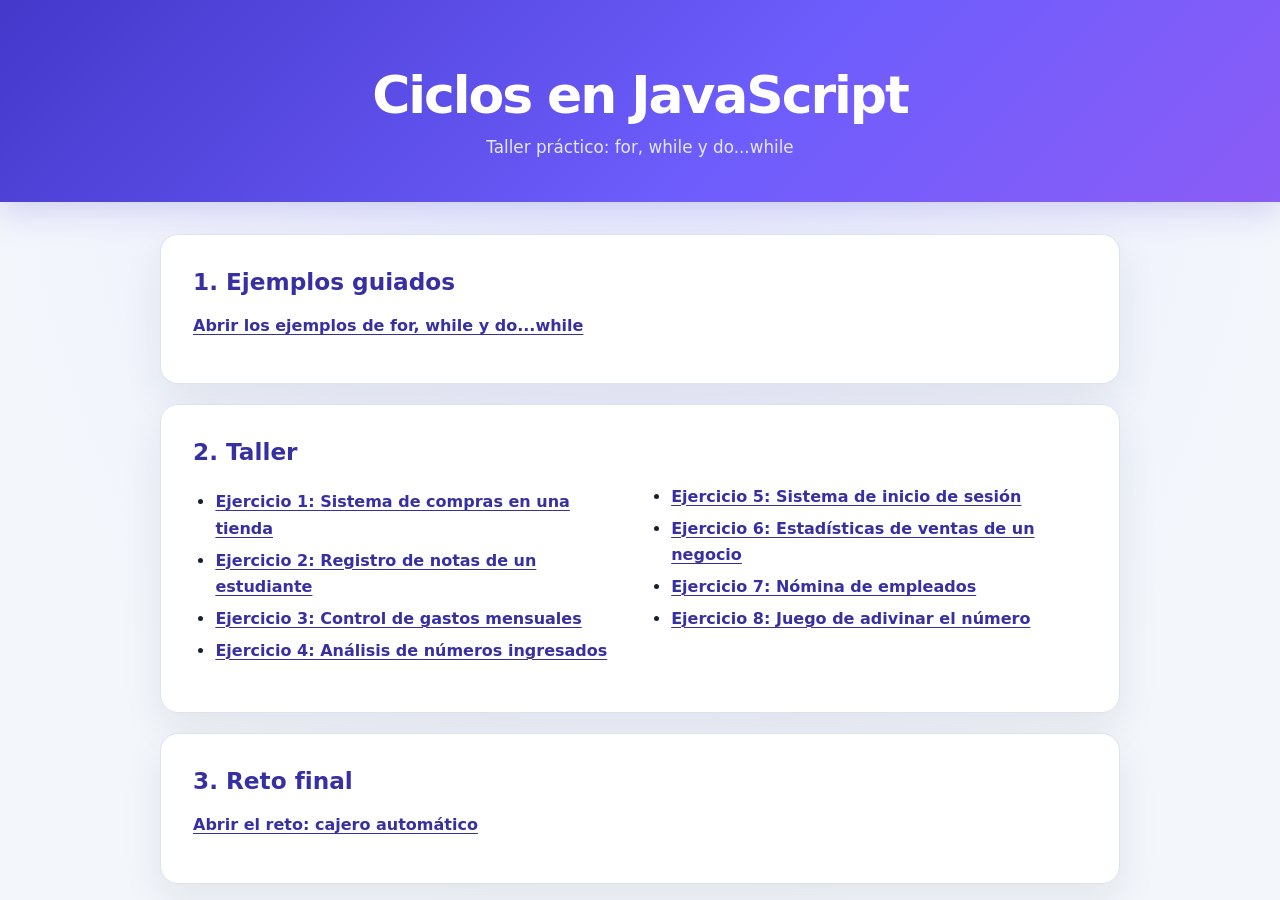
<file: index.html>
<!DOCTYPE html>
<html lang="es">
<head>
  <meta charset="UTF-8">
  <meta name="viewport" content="width=device-width, initial-scale=1.0">
  <title>Ciclos en JavaScript</title>
  <link rel="stylesheet" href="css/styles.css">
</head>
<body>
  <header>
    <h1>Ciclos en JavaScript</h1>
    <p>Taller práctico: for, while y do...while</p>
  </header>

  <main>
    <section id="seccionEjemplos">
      <h2>1. Ejemplos guiados</h2>
      <p><a href="ejemplos.html">Abrir los ejemplos de for, while y do...while</a></p>
    </section>

    <section id="seccionTaller">
      <h2>2. Taller</h2>
      <ul>
        <li><a href="ejercicio1.html">Ejercicio 1: Sistema de compras en una tienda</a></li>
        <li><a href="ejercicio2.html">Ejercicio 2: Registro de notas de un estudiante</a></li>
        <li><a href="ejercicio3.html">Ejercicio 3: Control de gastos mensuales</a></li>
        <li><a href="ejercicio4.html">Ejercicio 4: Análisis de números ingresados</a></li>
        <li><a href="ejercicio5.html">Ejercicio 5: Sistema de inicio de sesión</a></li>
        <li><a href="ejercicio6.html">Ejercicio 6: Estadísticas de ventas de un negocio</a></li>
        <li><a href="ejercicio7.html">Ejercicio 7: Nómina de empleados</a></li>
        <li><a href="ejercicio8.html">Ejercicio 8: Juego de adivinar el número</a></li>
      </ul>
    </section>

    <section id="seccionReto">
      <h2>3. Reto final</h2>
      <p><a href="reto.html">Abrir el reto: cajero automático</a></p>
    </section>
  </main>

</body>
</html>
</file>
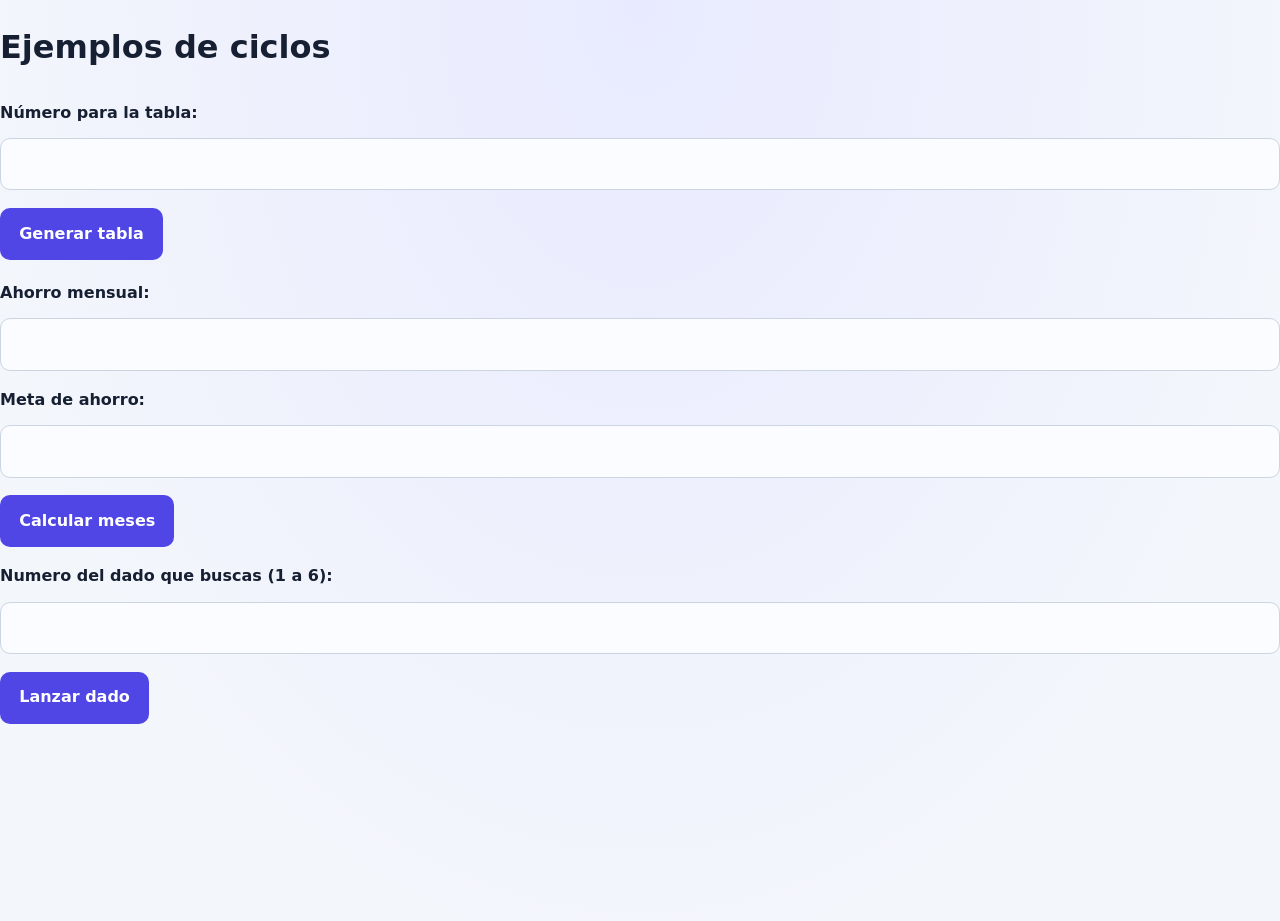
<file: ejemplos.html>
<!DOCTYPE html>
<html lang="es">
<head>
  <meta charset="UTF-8">
  <title>Ejemplos de ciclos</title>
  <link rel="stylesheet" href="css/styles.css">
</head>
<body>
  <h1>Ejemplos de ciclos</h1>

  <form id="formTabla">
    <label for="numeroTabla">Número para la tabla:</label>
    <input type="number" id="numeroTabla" step="1" required>
    <button type="submit">Generar tabla</button>
  </form>
  <ul id="listaTabla"></ul>

  <form id="formAhorro">
    <label for="ahorroMensual">Ahorro mensual:</label>
    <input type="number" id="ahorroMensual" step="any" required>
    <label for="meta">Meta de ahorro:</label>
    <input type="number" id="meta" step="any" required>
    <button type="submit">Calcular meses</button>
  </form>
  <p id="resultadoAhorro"></p>

  <form id="formDado">
    <label for="objetivo">Numero del dado que buscas (1 a 6):</label>
    <input type="number" id="objetivo" min="1" max="6" required>
    <button type="submit">Lanzar dado</button>
  </form>
  <p id="resultadoDado"></p>
  <ul id="listaDado"></ul>

  <script src="js/ejemplo-for.js"></script>
  <script src="js/ejemplo-while.js"></script>
  <script src="js/ejemplo-do-while.js"></script>
</body>
</html>
</file>
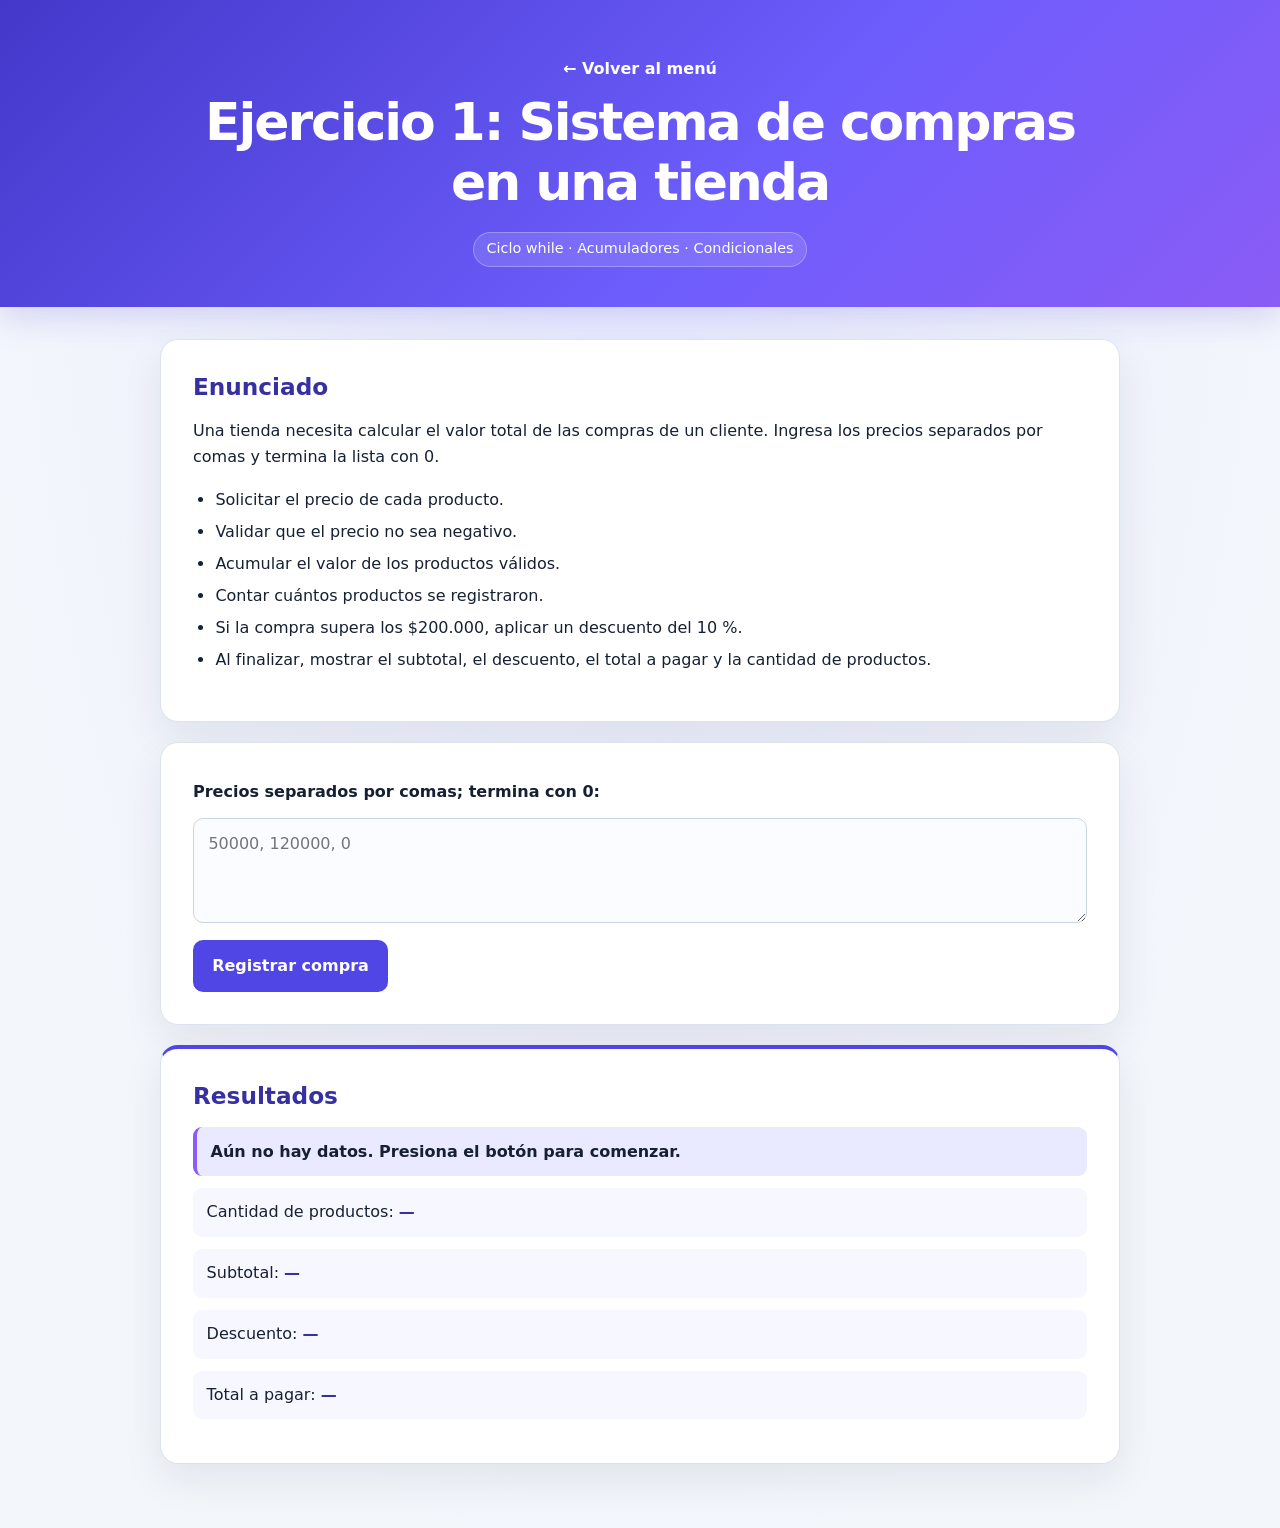
<file: ejercicio1.html>
<!DOCTYPE html>
<html lang="es">
<head>
  <meta charset="UTF-8">
  <meta name="viewport" content="width=device-width, initial-scale=1.0">
  <title>Ejercicio 1 · Sistema de compras en una tienda</title>
  <link rel="stylesheet" href="css/styles.css">
</head>
<body>
  <header>
    <a href="index.html">← Volver al menú</a>
    <h1>Ejercicio 1: Sistema de compras en una tienda</h1>
    <p id="etiquetas">Ciclo while · Acumuladores · Condicionales</p>
  </header>

  <main>
    <section id="enunciado">
      <h2>Enunciado</h2>
      <p>Una tienda necesita calcular el valor total de las compras de un cliente. Ingresa los precios separados por comas y termina la lista con 0.</p>
      <ul>
        <li>Solicitar el precio de cada producto.</li>
        <li>Validar que el precio no sea negativo.</li>
        <li>Acumular el valor de los productos válidos.</li>
        <li>Contar cuántos productos se registraron.</li>
        <li>Si la compra supera los $200.000, aplicar un descuento del 10 %.</li>
        <li>Al finalizar, mostrar el subtotal, el descuento, el total a pagar y la cantidad de productos.</li>
      </ul>
    </section>

    <section id="controles">
      <form id="formulario">
        <label for="precios">Precios separados por comas; termina con 0:</label>
        <textarea id="precios" rows="3" placeholder="50000, 120000, 0" required></textarea>
        <button type="submit">Registrar compra</button>
      </form>
    </section>

    <section id="resultado" aria-live="polite">
      <h2>Resultados</h2>
      <p id="mensaje">Aún no hay datos. Presiona el botón para comenzar.</p>
      <p>Cantidad de productos: <strong id="cantidad">—</strong></p>
      <p>Subtotal: <strong id="subtotal">—</strong></p>
      <p>Descuento: <strong id="descuento">—</strong></p>
      <p>Total a pagar: <strong id="total">—</strong></p>
    </section>
  </main>

  <script src="js/ejercicio1.js"></script>
</body>
</html>
</file>
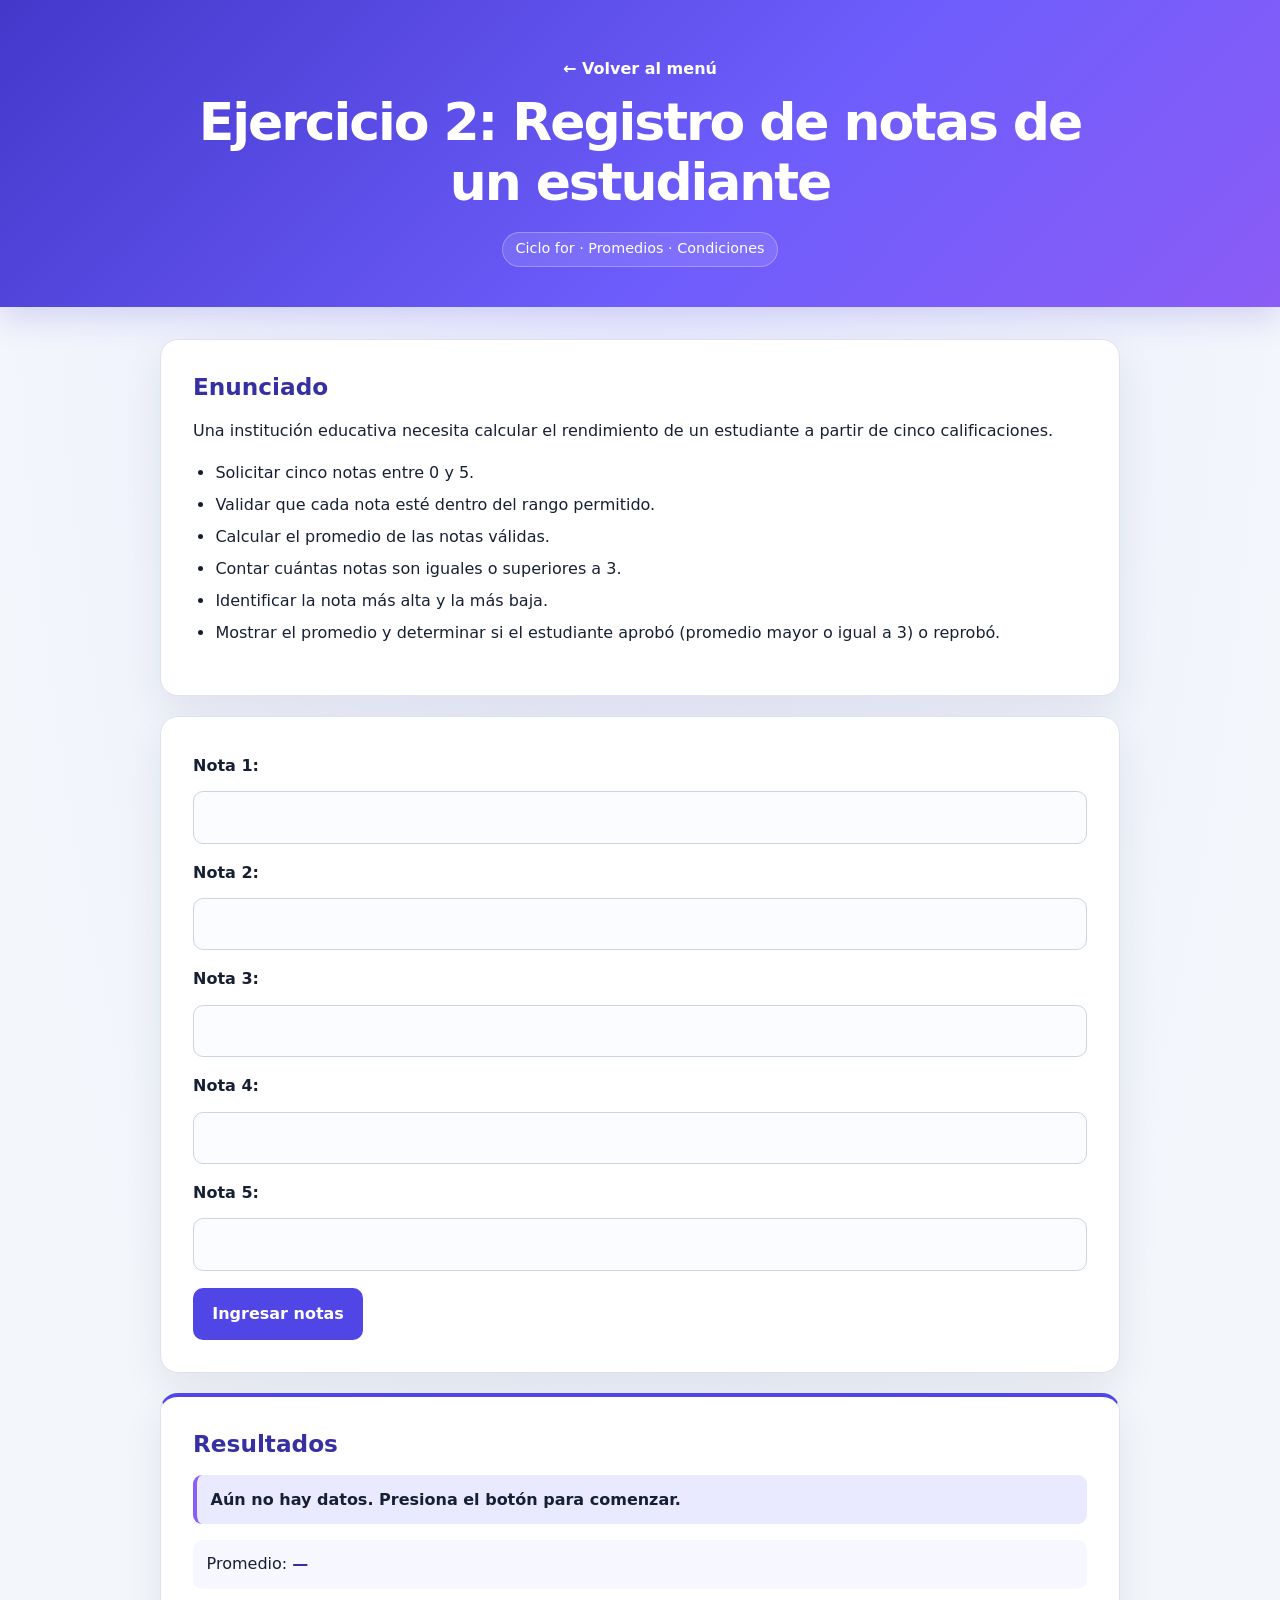
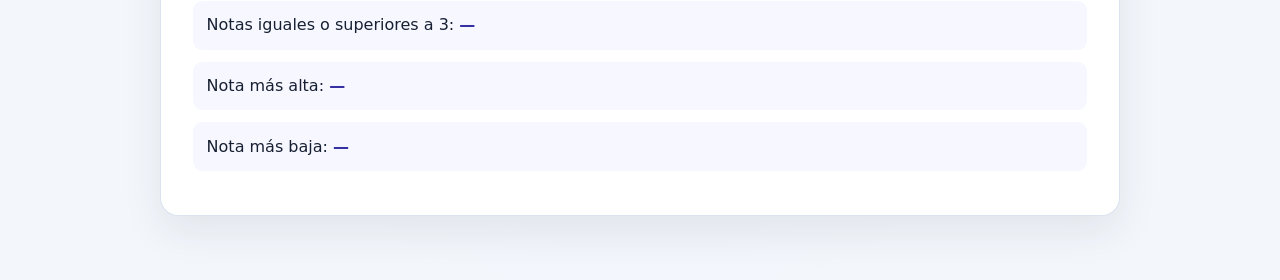
<file: ejercicio2.html>
<!DOCTYPE html>
<html lang="es">
<head>
  <meta charset="UTF-8">
  <meta name="viewport" content="width=device-width, initial-scale=1.0">
  <title>Ejercicio 2 · Registro de notas de un estudiante</title>
  <link rel="stylesheet" href="css/styles.css">
</head>
<body>
  <header>
    <a href="index.html">← Volver al menú</a>
    <h1>Ejercicio 2: Registro de notas de un estudiante</h1>
    <p id="etiquetas">Ciclo for · Promedios · Condiciones</p>
  </header>

  <main>
    <section id="enunciado">
      <h2>Enunciado</h2>
      <p>Una institución educativa necesita calcular el rendimiento de un estudiante a partir de cinco calificaciones.</p>
      <ul>
        <li>Solicitar cinco notas entre 0 y 5.</li>
        <li>Validar que cada nota esté dentro del rango permitido.</li>
        <li>Calcular el promedio de las notas válidas.</li>
        <li>Contar cuántas notas son iguales o superiores a 3.</li>
        <li>Identificar la nota más alta y la más baja.</li>
        <li>Mostrar el promedio y determinar si el estudiante aprobó (promedio mayor o igual a 3) o reprobó.</li>
      </ul>
    </section>

    <section id="controles">
      <form id="formulario">
        <label for="nota1">Nota 1:</label>
        <input type="number" id="nota1" step="any" required>
        <label for="nota2">Nota 2:</label>
        <input type="number" id="nota2" step="any" required>
        <label for="nota3">Nota 3:</label>
        <input type="number" id="nota3" step="any" required>
        <label for="nota4">Nota 4:</label>
        <input type="number" id="nota4" step="any" required>
        <label for="nota5">Nota 5:</label>
        <input type="number" id="nota5" step="any" required>
        <button type="submit">Ingresar notas</button>
      </form>
    </section>

    <section id="resultado" aria-live="polite">
      <h2>Resultados</h2>
      <p id="mensaje">Aún no hay datos. Presiona el botón para comenzar.</p>
      <ul id="listaNotas"></ul>
      <p>Promedio: <strong id="promedio">—</strong></p>
      <p>Notas iguales o superiores a 3: <strong id="notasAltas">—</strong></p>
      <p>Nota más alta: <strong id="notaMayor">—</strong></p>
      <p>Nota más baja: <strong id="notaMenor">—</strong></p>
    </section>
  </main>

  <script src="js/ejercicio2.js"></script>
</body>
</html>
</file>
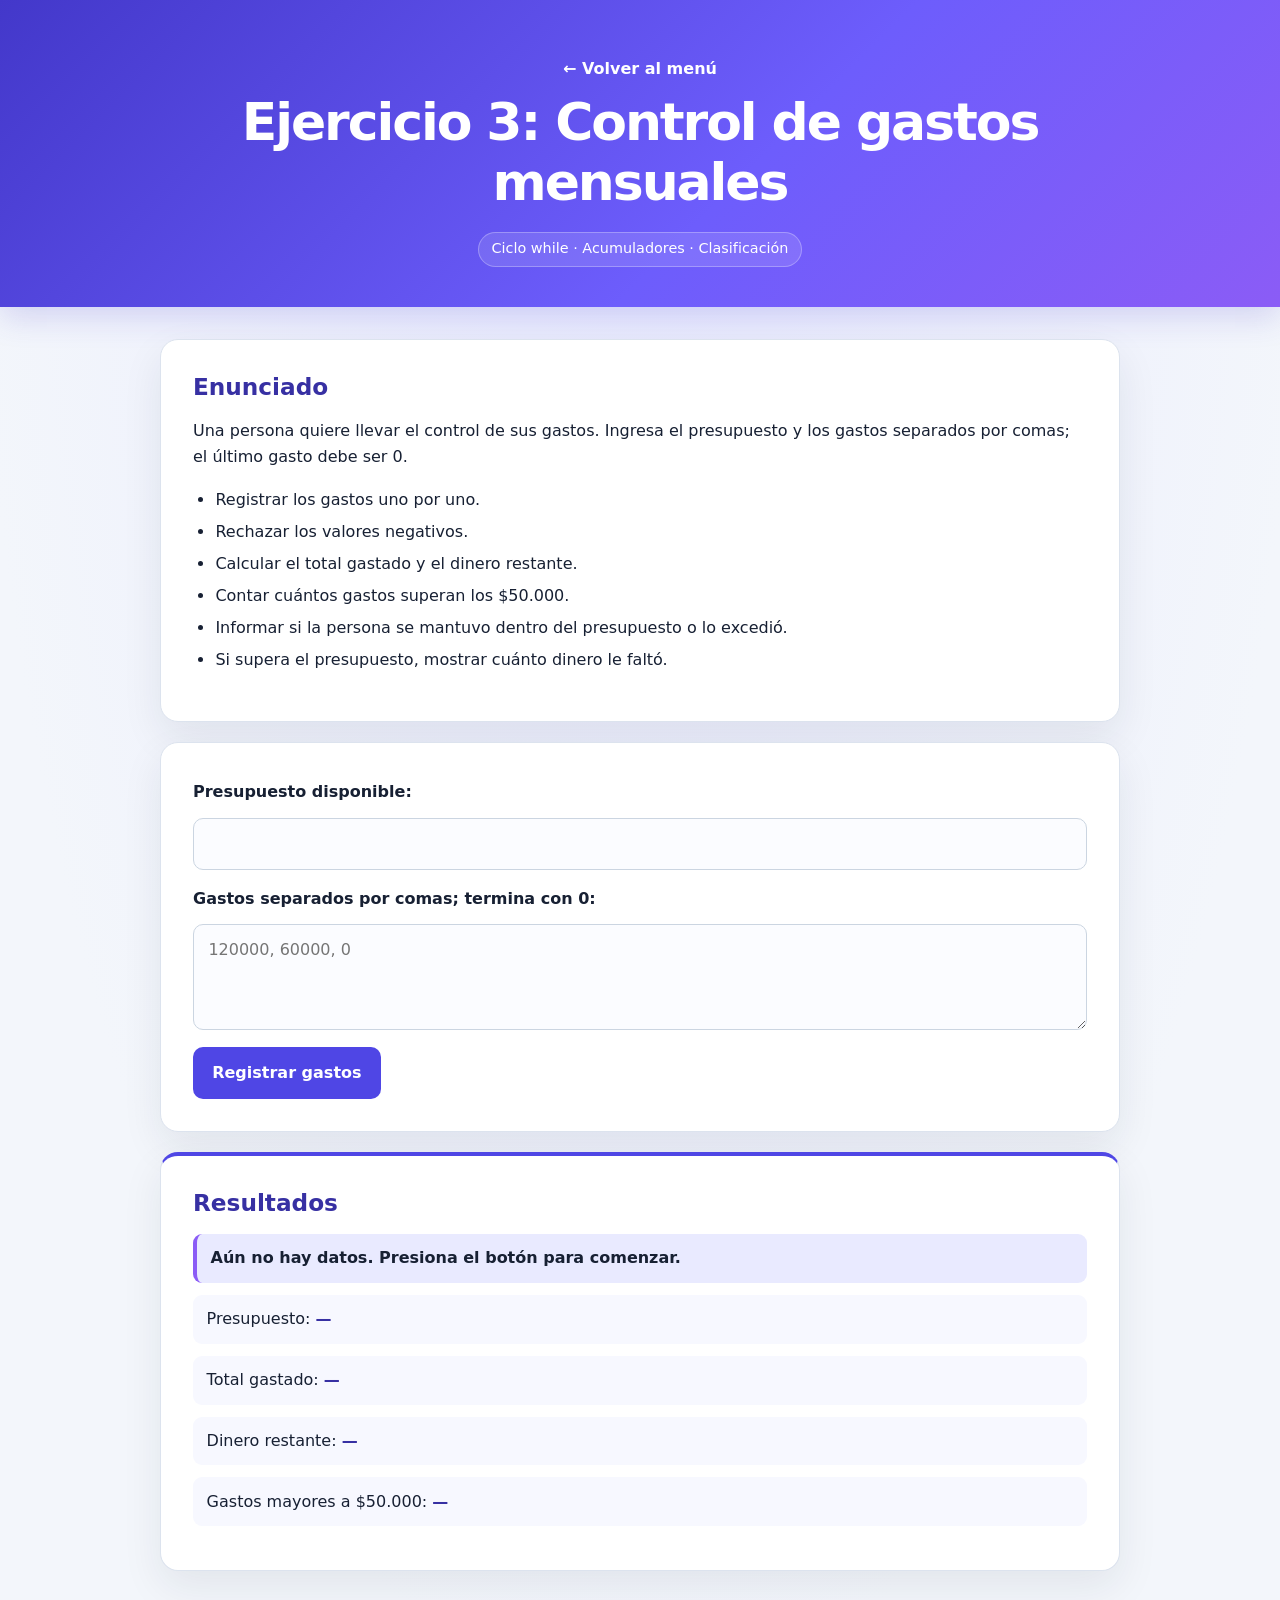
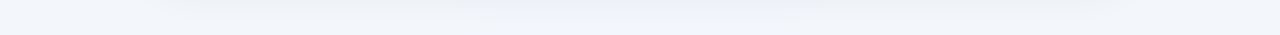
<file: ejercicio3.html>
<!DOCTYPE html>
<html lang="es">
<head>
  <meta charset="UTF-8">
  <meta name="viewport" content="width=device-width, initial-scale=1.0">
  <title>Ejercicio 3 · Control de gastos mensuales</title>
  <link rel="stylesheet" href="css/styles.css">
</head>
<body>
  <header>
    <a href="index.html">← Volver al menú</a>
    <h1>Ejercicio 3: Control de gastos mensuales</h1>
    <p id="etiquetas">Ciclo while · Acumuladores · Clasificación</p>
  </header>

  <main>
    <section id="enunciado">
      <h2>Enunciado</h2>
      <p>Una persona quiere llevar el control de sus gastos. Ingresa el presupuesto y los gastos separados por comas; el último gasto debe ser 0.</p>
      <ul>
        <li>Registrar los gastos uno por uno.</li>
        <li>Rechazar los valores negativos.</li>
        <li>Calcular el total gastado y el dinero restante.</li>
        <li>Contar cuántos gastos superan los $50.000.</li>
        <li>Informar si la persona se mantuvo dentro del presupuesto o lo excedió.</li>
        <li>Si supera el presupuesto, mostrar cuánto dinero le faltó.</li>
      </ul>
    </section>

    <section id="controles">
      <form id="formulario">
        <label for="presupuestoEntrada">Presupuesto disponible:</label>
        <input type="number" id="presupuestoEntrada" min="0" step="any" required>
        <label for="gastosEntrada">Gastos separados por comas; termina con 0:</label>
        <textarea id="gastosEntrada" rows="3" placeholder="120000, 60000, 0" required></textarea>
        <button type="submit">Registrar gastos</button>
      </form>
    </section>

    <section id="resultado" aria-live="polite">
      <h2>Resultados</h2>
      <p id="mensaje">Aún no hay datos. Presiona el botón para comenzar.</p>
      <p>Presupuesto: <strong id="presupuesto">—</strong></p>
      <p>Total gastado: <strong id="totalGastado">—</strong></p>
      <p>Dinero restante: <strong id="restante">—</strong></p>
      <p>Gastos mayores a $50.000: <strong id="gastosAltos">—</strong></p>
    </section>
  </main>

  <script src="js/ejercicio3.js"></script>
</body>
</html>
</file>
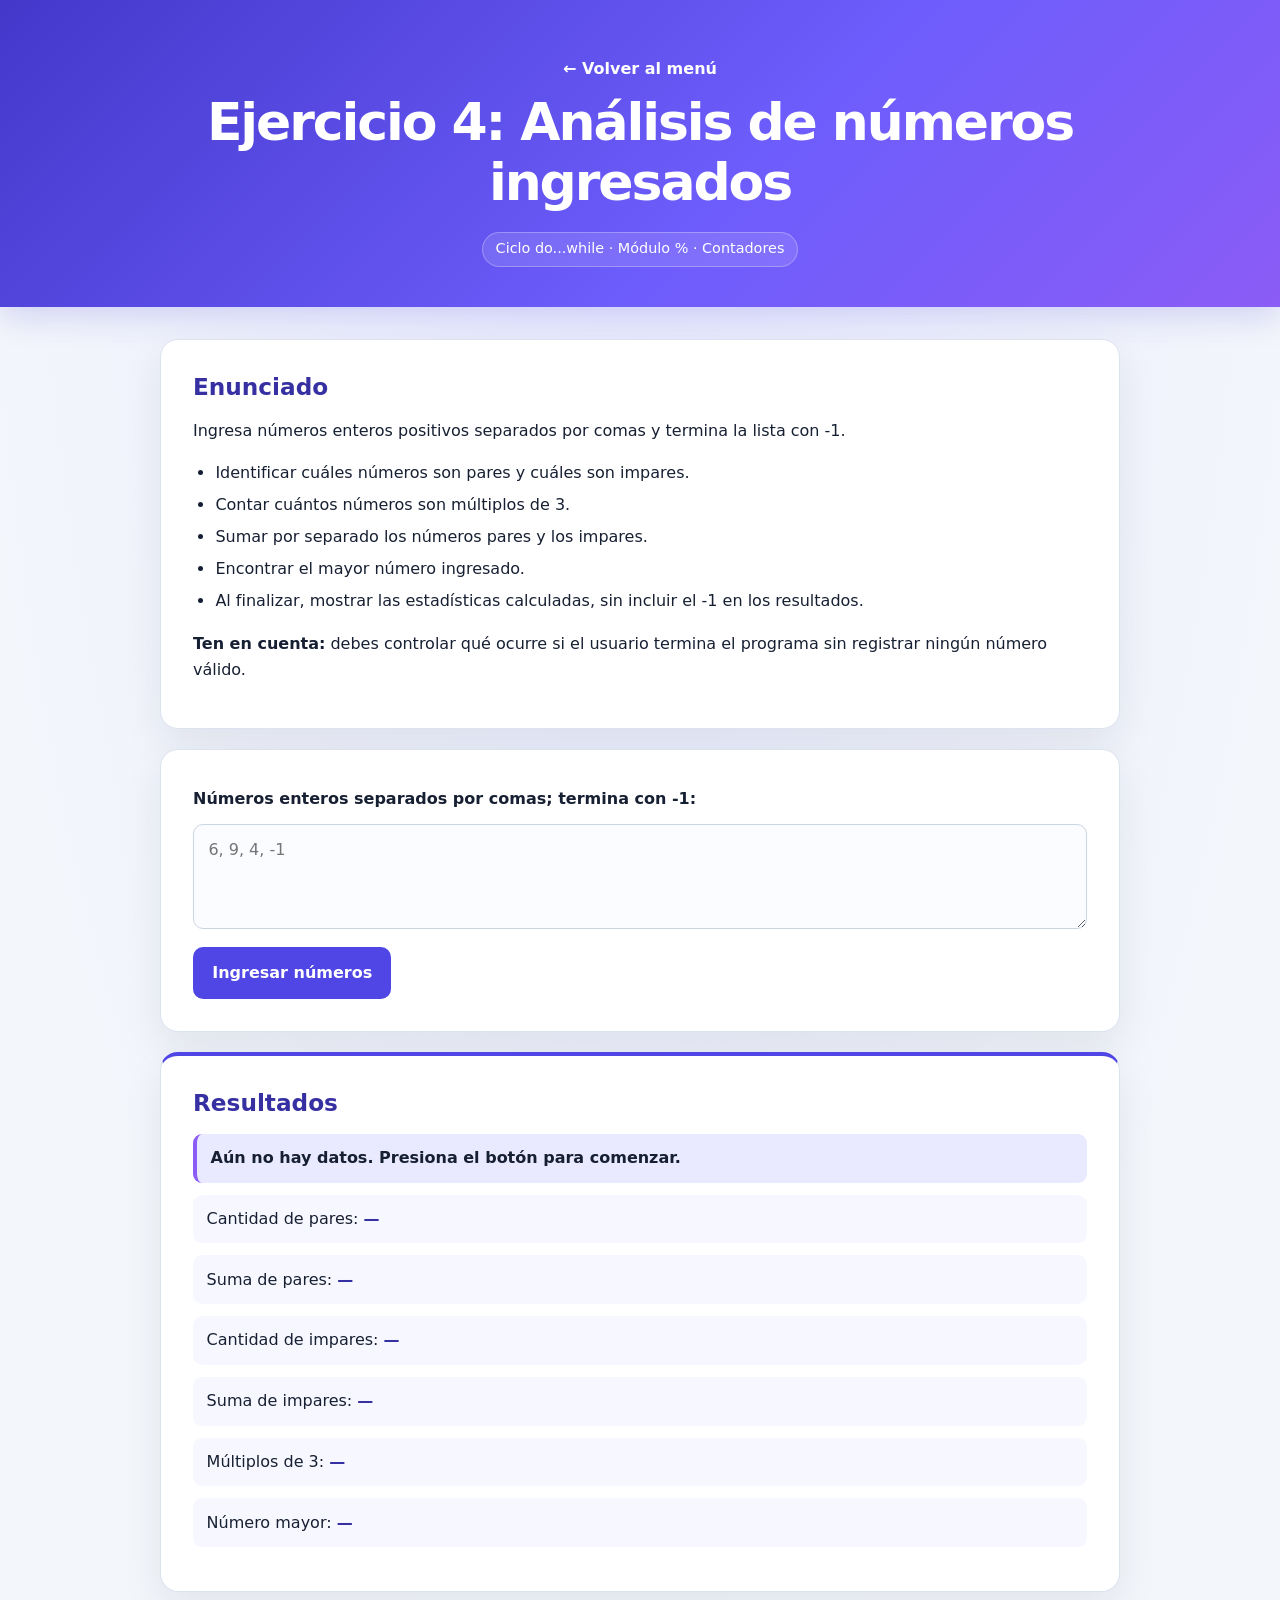
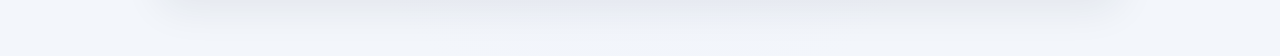
<file: ejercicio4.html>
<!DOCTYPE html>
<html lang="es">
<head>
  <meta charset="UTF-8">
  <meta name="viewport" content="width=device-width, initial-scale=1.0">
  <title>Ejercicio 4 · Análisis de números ingresados</title>
  <link rel="stylesheet" href="css/styles.css">
</head>
<body>
  <header>
    <a href="index.html">← Volver al menú</a>
    <h1>Ejercicio 4: Análisis de números ingresados</h1>
    <p id="etiquetas">Ciclo do...while · Módulo % · Contadores</p>
  </header>

  <main>
    <section id="enunciado">
      <h2>Enunciado</h2>
      <p>Ingresa números enteros positivos separados por comas y termina la lista con -1.</p>
      <ul>
        <li>Identificar cuáles números son pares y cuáles son impares.</li>
        <li>Contar cuántos números son múltiplos de 3.</li>
        <li>Sumar por separado los números pares y los impares.</li>
        <li>Encontrar el mayor número ingresado.</li>
        <li>Al finalizar, mostrar las estadísticas calculadas, sin incluir el -1 en los resultados.</li>
      </ul>
      <p><strong>Ten en cuenta:</strong> debes controlar qué ocurre si el usuario termina el programa sin registrar ningún número válido.</p>
    </section>

    <section id="controles">
      <form id="formulario">
        <label for="numerosEntrada">Números enteros separados por comas; termina con -1:</label>
        <textarea id="numerosEntrada" rows="3" placeholder="6, 9, 4, -1" required></textarea>
        <button type="submit">Ingresar números</button>
      </form>
    </section>

    <section id="resultado" aria-live="polite">
      <h2>Resultados</h2>
      <p id="mensaje">Aún no hay datos. Presiona el botón para comenzar.</p>
      <p>Cantidad de pares: <strong id="pares">—</strong></p>
      <p>Suma de pares: <strong id="sumaPares">—</strong></p>
      <p>Cantidad de impares: <strong id="impares">—</strong></p>
      <p>Suma de impares: <strong id="sumaImpares">—</strong></p>
      <p>Múltiplos de 3: <strong id="multiplos3">—</strong></p>
      <p>Número mayor: <strong id="mayor">—</strong></p>
    </section>
  </main>

  <script src="js/ejercicio4.js"></script>
</body>
</html>
</file>
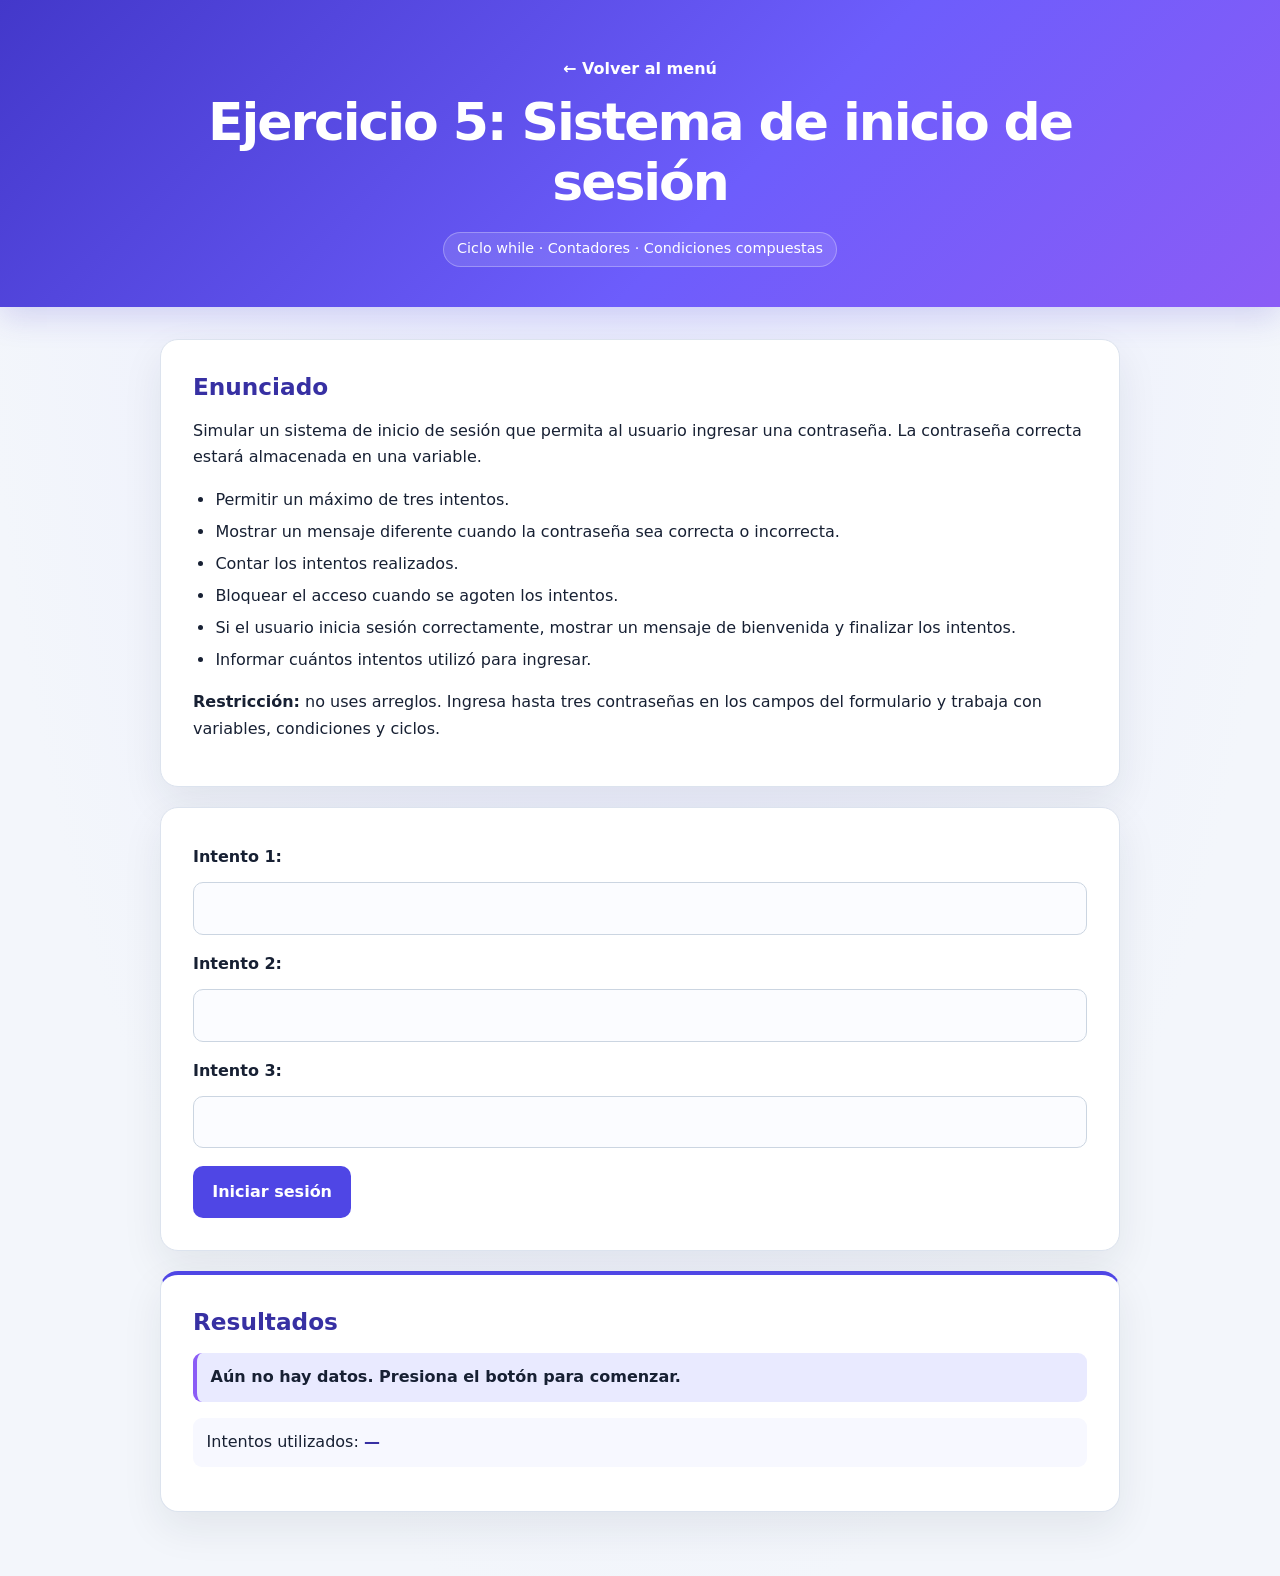
<file: ejercicio5.html>
<!DOCTYPE html>
<html lang="es">
<head>
  <meta charset="UTF-8">
  <meta name="viewport" content="width=device-width, initial-scale=1.0">
  <title>Ejercicio 5 · Sistema de inicio de sesión</title>
  <link rel="stylesheet" href="css/styles.css">
</head>
<body>
  <header>
    <a href="index.html">← Volver al menú</a>
    <h1>Ejercicio 5: Sistema de inicio de sesión</h1>
    <p id="etiquetas">Ciclo while · Contadores · Condiciones compuestas</p>
  </header>

  <main>
    <section id="enunciado">
      <h2>Enunciado</h2>
      <p>Simular un sistema de inicio de sesión que permita al usuario ingresar una contraseña. La contraseña correcta estará almacenada en una variable.</p>
      <ul>
        <li>Permitir un máximo de tres intentos.</li>
        <li>Mostrar un mensaje diferente cuando la contraseña sea correcta o incorrecta.</li>
        <li>Contar los intentos realizados.</li>
        <li>Bloquear el acceso cuando se agoten los intentos.</li>
        <li>Si el usuario inicia sesión correctamente, mostrar un mensaje de bienvenida y finalizar los intentos.</li>
        <li>Informar cuántos intentos utilizó para ingresar.</li>
      </ul>
      <p><strong>Restricción:</strong> no uses arreglos. Ingresa hasta tres contraseñas en los campos del formulario y trabaja con variables, condiciones y ciclos.</p>
    </section>

    <section id="controles">
      <form id="formulario">
        <label for="contrasena1">Intento 1:</label>
        <input type="password" id="contrasena1" required>
        <label for="contrasena2">Intento 2:</label>
        <input type="password" id="contrasena2">
        <label for="contrasena3">Intento 3:</label>
        <input type="password" id="contrasena3">
        <button type="submit">Iniciar sesión</button>
      </form>
    </section>

    <section id="resultado" aria-live="polite">
      <h2>Resultados</h2>
      <p id="mensaje">Aún no hay datos. Presiona el botón para comenzar.</p>
      <ul id="registro"></ul>
      <p>Intentos utilizados: <strong id="intentos">—</strong></p>
    </section>
  </main>

  <script src="js/ejercicio5.js"></script>
</body>
</html>
</file>
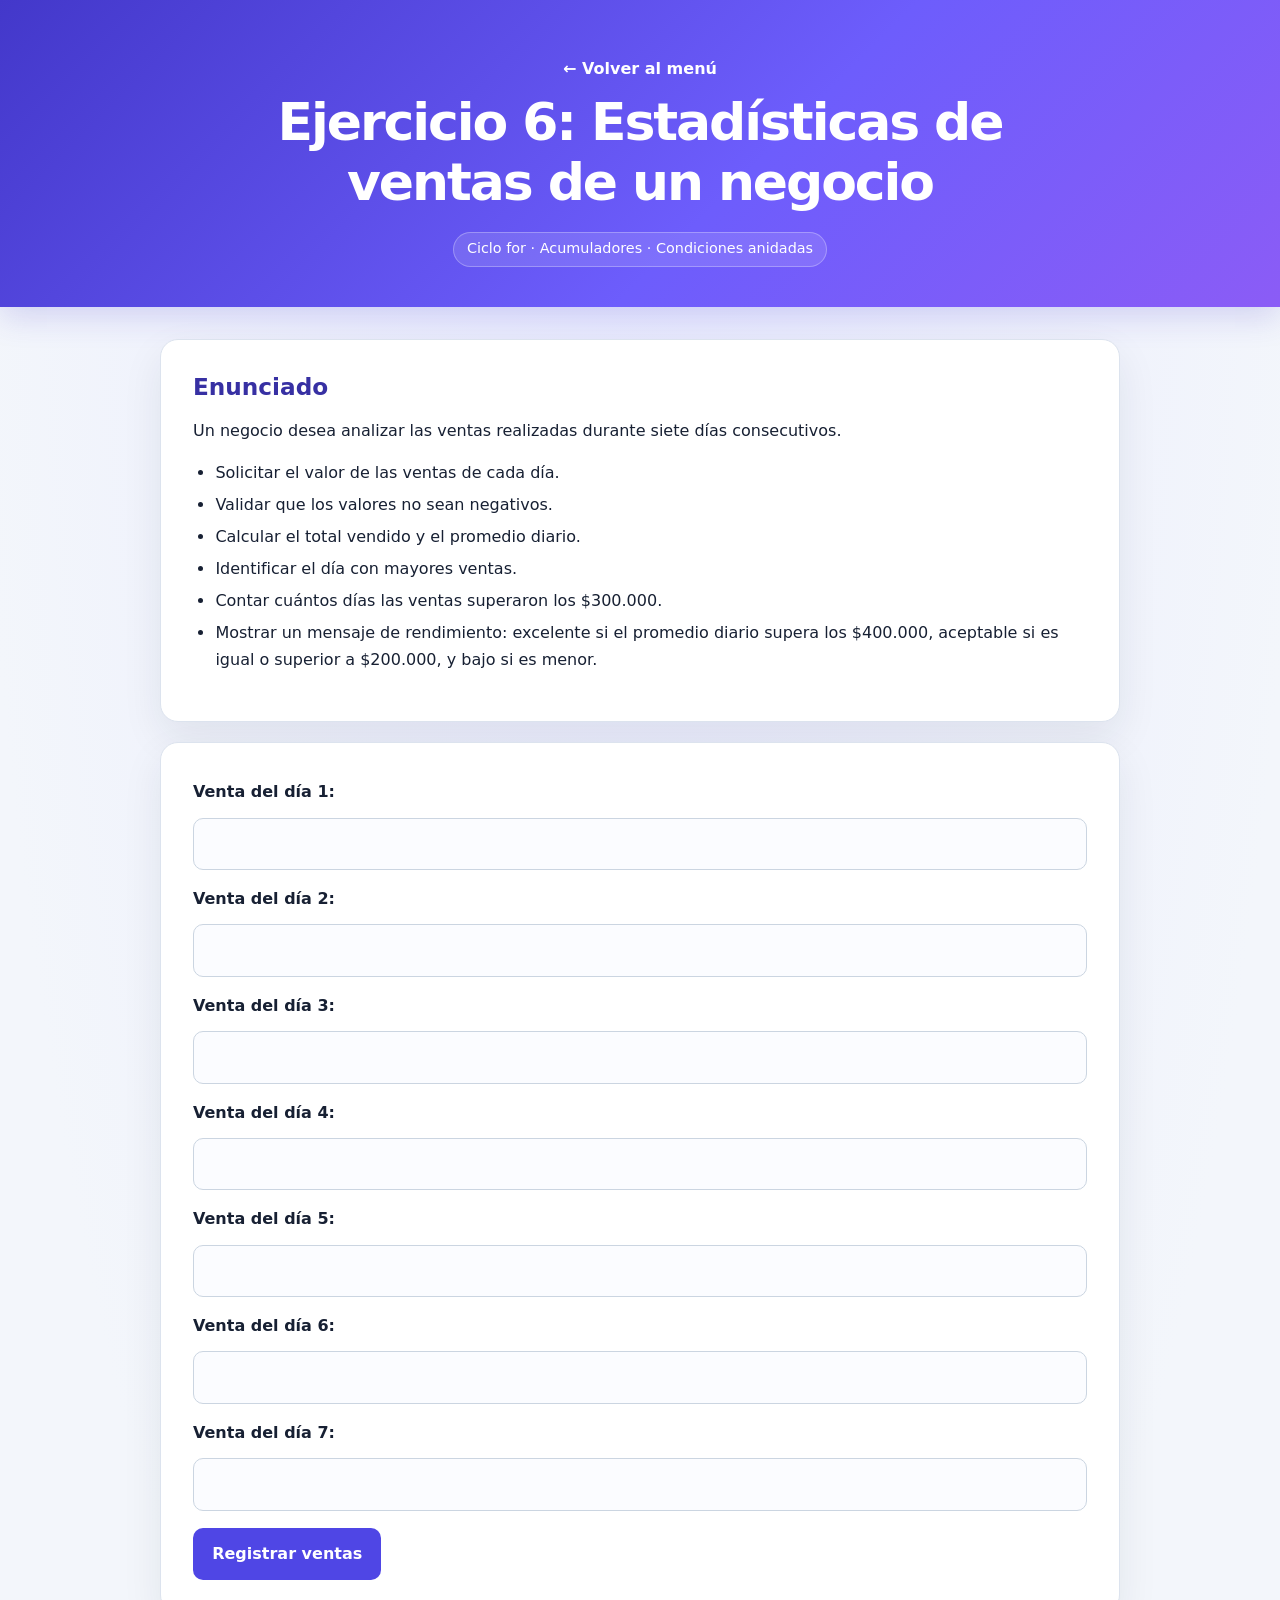
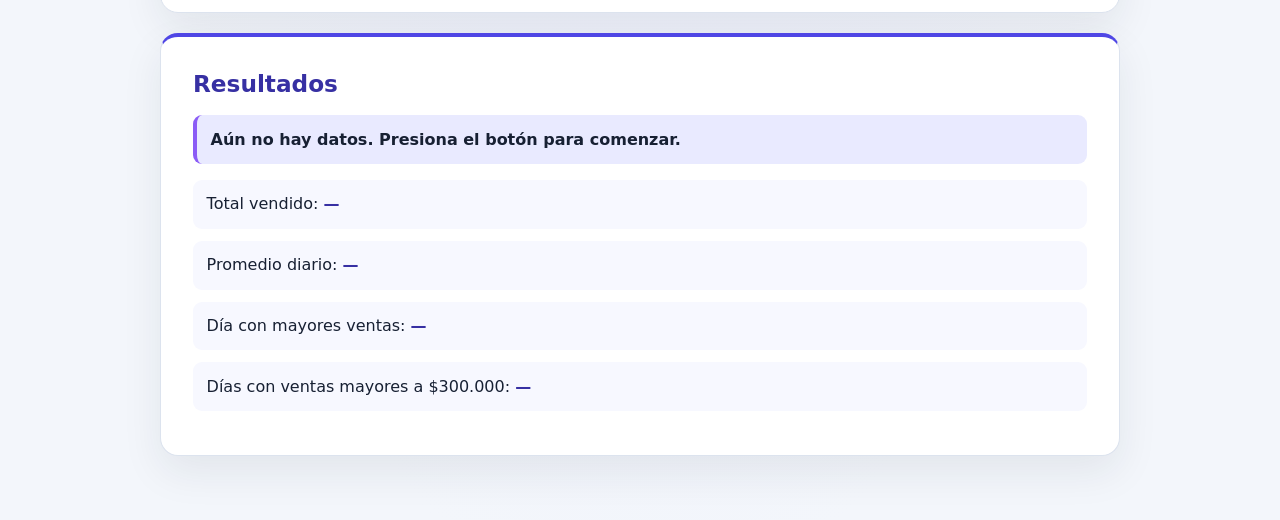
<file: ejercicio6.html>
<!DOCTYPE html>
<html lang="es">
<head>
  <meta charset="UTF-8">
  <meta name="viewport" content="width=device-width, initial-scale=1.0">
  <title>Ejercicio 6 · Estadísticas de ventas de un negocio</title>
  <link rel="stylesheet" href="css/styles.css">
</head>
<body>
  <header>
    <a href="index.html">← Volver al menú</a>
    <h1>Ejercicio 6: Estadísticas de ventas de un negocio</h1>
    <p id="etiquetas">Ciclo for · Acumuladores · Condiciones anidadas</p>
  </header>

  <main>
    <section id="enunciado">
      <h2>Enunciado</h2>
      <p>Un negocio desea analizar las ventas realizadas durante siete días consecutivos.</p>
      <ul>
        <li>Solicitar el valor de las ventas de cada día.</li>
        <li>Validar que los valores no sean negativos.</li>
        <li>Calcular el total vendido y el promedio diario.</li>
        <li>Identificar el día con mayores ventas.</li>
        <li>Contar cuántos días las ventas superaron los $300.000.</li>
        <li>Mostrar un mensaje de rendimiento: excelente si el promedio diario supera los $400.000, aceptable si es igual o superior a $200.000, y bajo si es menor.</li>
      </ul>
    </section>

    <section id="controles">
      <form id="formulario">
        <label for="venta1">Venta del día 1:</label>
        <input type="number" id="venta1" step="any" required>
        <label for="venta2">Venta del día 2:</label>
        <input type="number" id="venta2" step="any" required>
        <label for="venta3">Venta del día 3:</label>
        <input type="number" id="venta3" step="any" required>
        <label for="venta4">Venta del día 4:</label>
        <input type="number" id="venta4" step="any" required>
        <label for="venta5">Venta del día 5:</label>
        <input type="number" id="venta5" step="any" required>
        <label for="venta6">Venta del día 6:</label>
        <input type="number" id="venta6" step="any" required>
        <label for="venta7">Venta del día 7:</label>
        <input type="number" id="venta7" step="any" required>
        <button type="submit">Registrar ventas</button>
      </form>
    </section>

    <section id="resultado" aria-live="polite">
      <h2>Resultados</h2>
      <p id="mensaje">Aún no hay datos. Presiona el botón para comenzar.</p>
      <ul id="detalleDias"></ul>
      <p>Total vendido: <strong id="totalVendido">—</strong></p>
      <p>Promedio diario: <strong id="promedio">—</strong></p>
      <p>Día con mayores ventas: <strong id="mejorDia">—</strong></p>
      <p>Días con ventas mayores a $300.000: <strong id="diasAltos">—</strong></p>
    </section>
  </main>

  <script src="js/ejercicio6.js"></script>
</body>
</html>
</file>
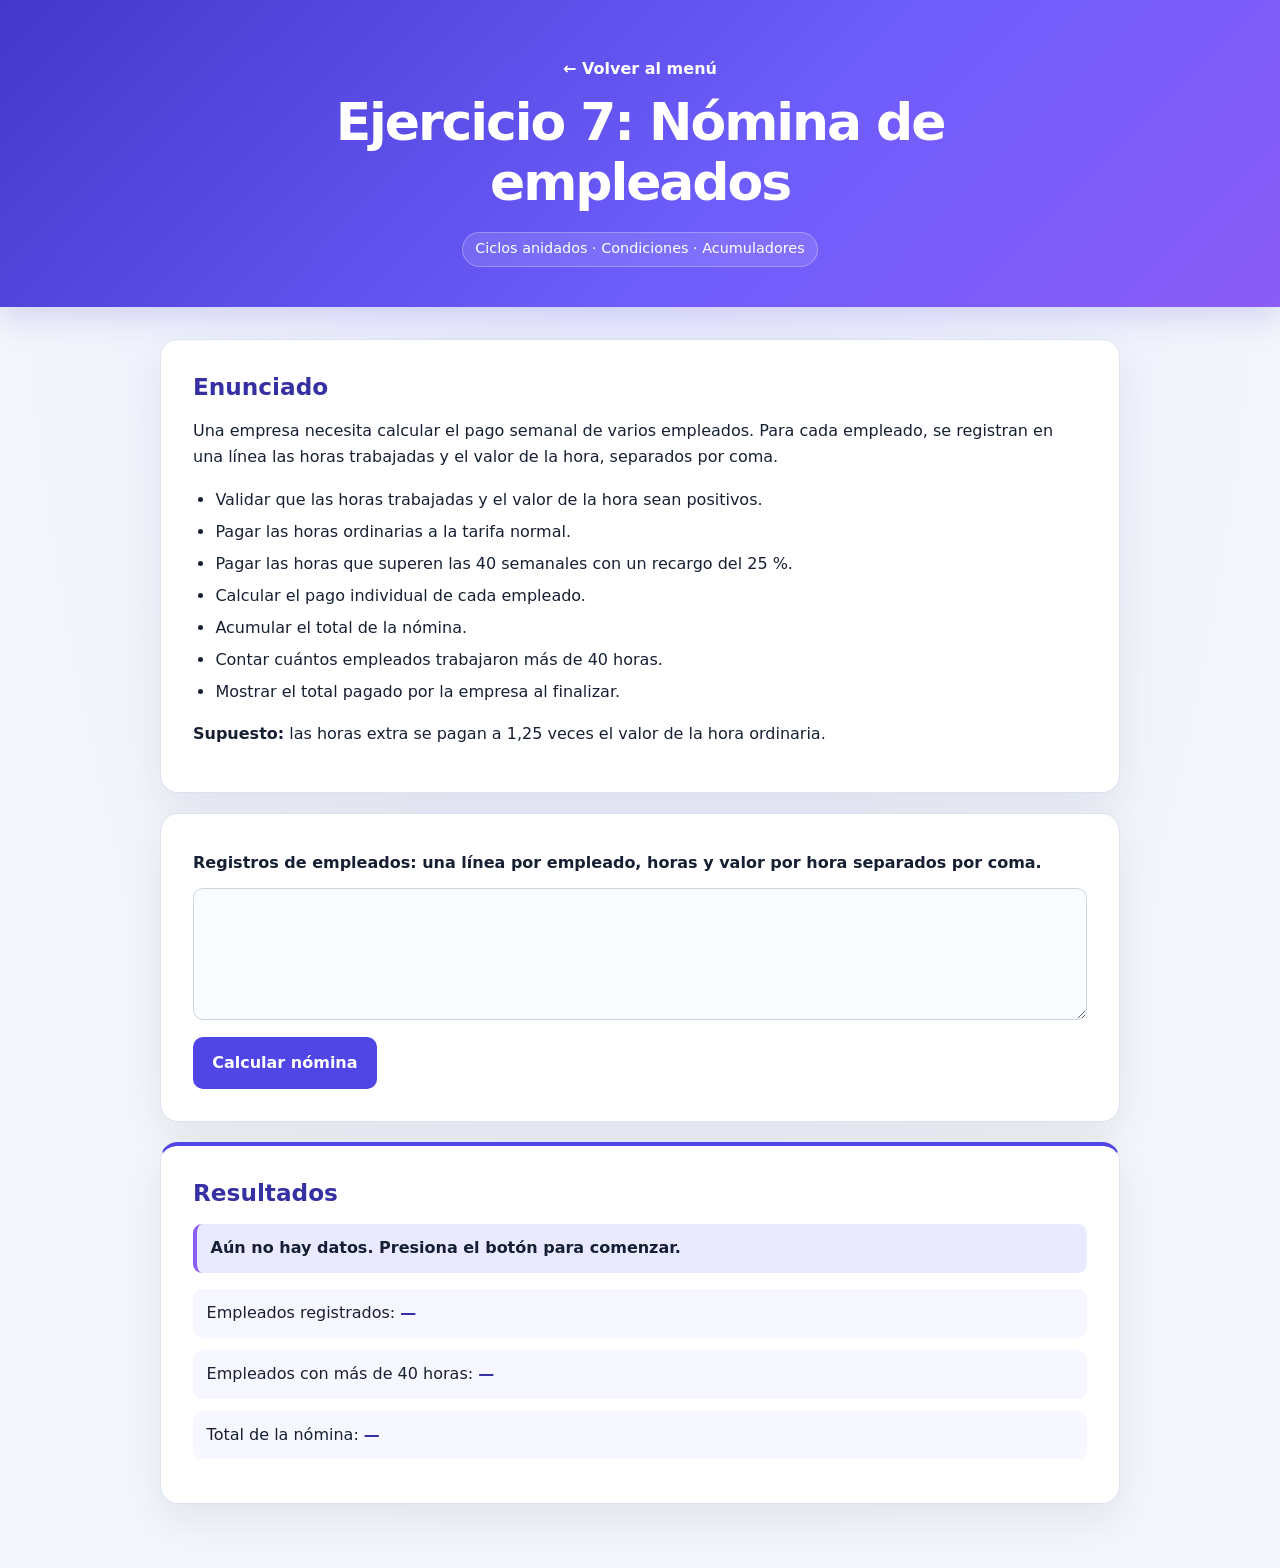
<file: ejercicio7.html>
<!DOCTYPE html>
<html lang="es">
<head>
  <meta charset="UTF-8">
  <meta name="viewport" content="width=device-width, initial-scale=1.0">
  <title>Ejercicio 7 · Nómina de empleados</title>
  <link rel="stylesheet" href="css/styles.css">
</head>
<body>
  <header>
    <a href="index.html">← Volver al menú</a>
    <h1>Ejercicio 7: Nómina de empleados</h1>
    <p id="etiquetas">Ciclos anidados · Condiciones · Acumuladores</p>
  </header>

  <main>
    <section id="enunciado">
      <h2>Enunciado</h2>
      <p>Una empresa necesita calcular el pago semanal de varios empleados. Para cada empleado, se registran en una línea las horas trabajadas y el valor de la hora, separados por coma.</p>
      <ul>
        <li>Validar que las horas trabajadas y el valor de la hora sean positivos.</li>
        <li>Pagar las horas ordinarias a la tarifa normal.</li>
        <li>Pagar las horas que superen las 40 semanales con un recargo del 25 %.</li>
        <li>Calcular el pago individual de cada empleado.</li>
        <li>Acumular el total de la nómina.</li>
        <li>Contar cuántos empleados trabajaron más de 40 horas.</li>
        <li>Mostrar el total pagado por la empresa al finalizar.</li>
      </ul>
      <p><strong>Supuesto:</strong> las horas extra se pagan a 1,25 veces el valor de la hora ordinaria.</p>
    </section>

    <section id="controles">
      <form id="formulario">
        <label for="empleadosEntrada">Registros de empleados: una línea por empleado, horas y valor por hora separados por coma.</label>
        <textarea id="empleadosEntrada" rows="4" required></textarea>
        <button type="submit">Calcular nómina</button>
      </form>
    </section>

    <section id="resultado" aria-live="polite">
      <h2>Resultados</h2>
      <p id="mensaje">Aún no hay datos. Presiona el botón para comenzar.</p>
      <ul id="detalleEmpleados"></ul>
      <p>Empleados registrados: <strong id="cantidadEmpleados">—</strong></p>
      <p>Empleados con más de 40 horas: <strong id="conExtras">—</strong></p>
      <p>Total de la nómina: <strong id="totalNomina">—</strong></p>
    </section>
  </main>

  <script src="js/ejercicio7.js"></script>
</body>
</html>
</file>
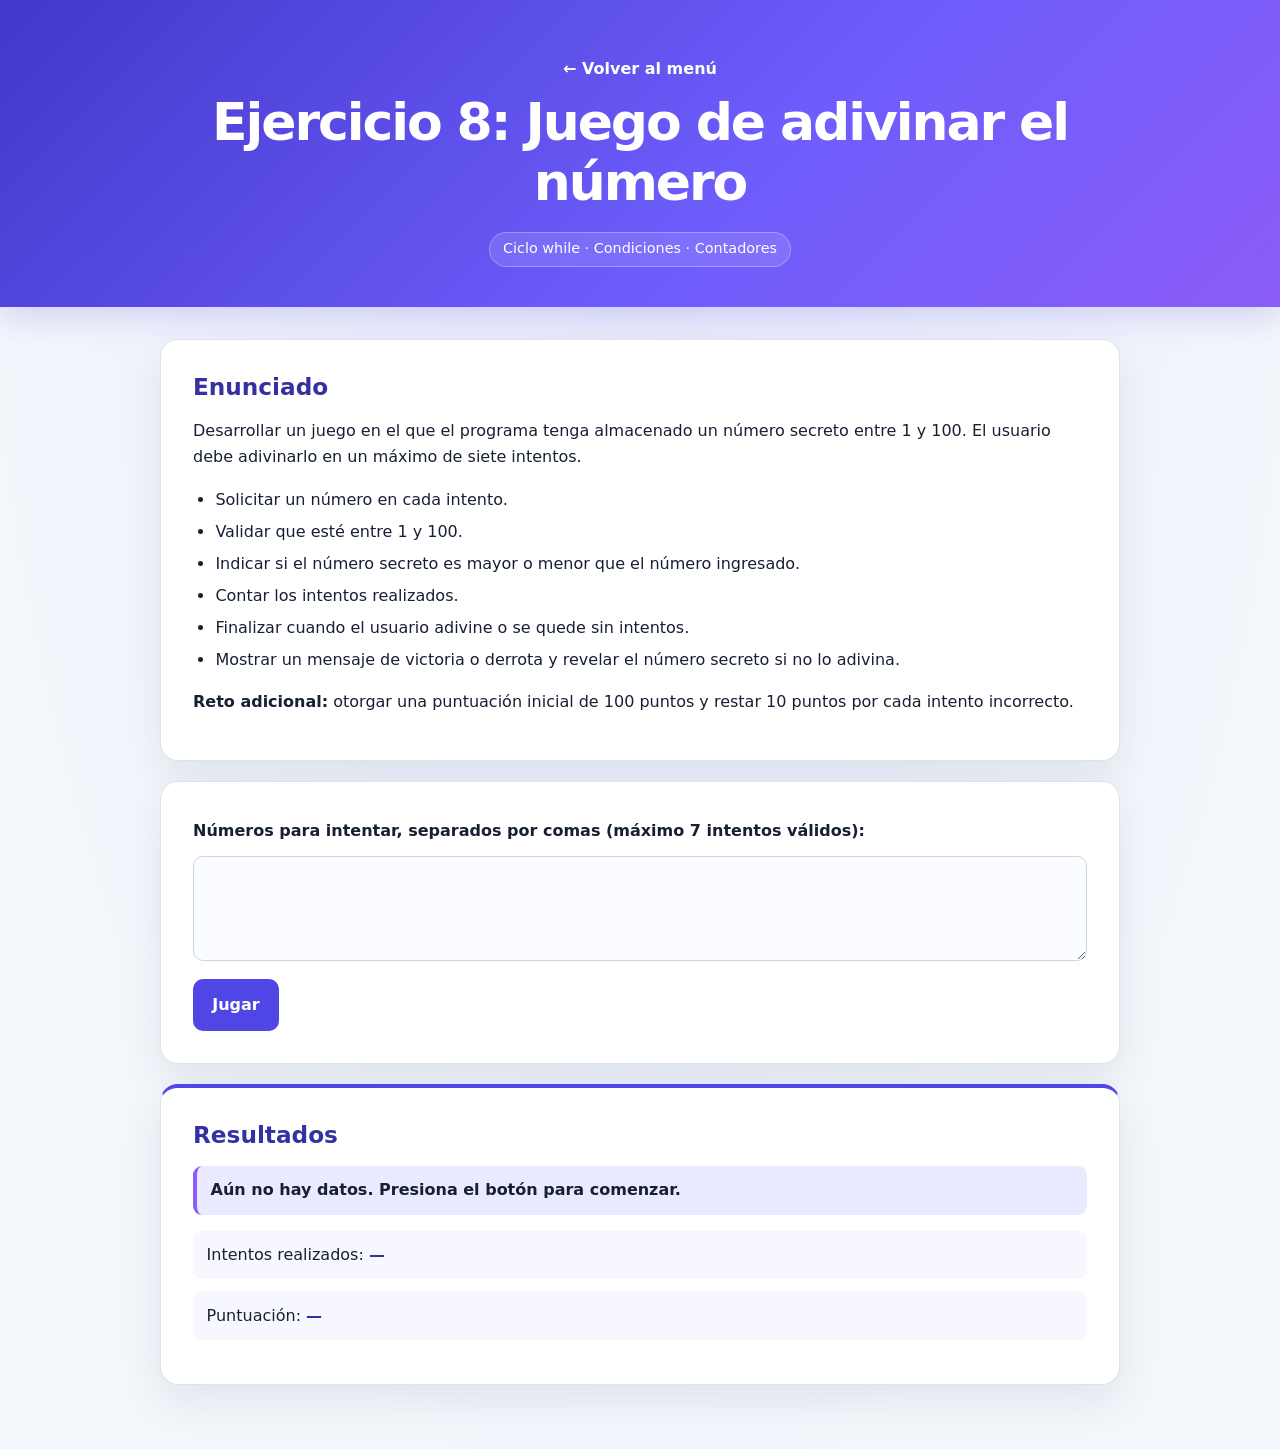
<file: ejercicio8.html>
<!DOCTYPE html>
<html lang="es">
<head>
  <meta charset="UTF-8">
  <meta name="viewport" content="width=device-width, initial-scale=1.0">
  <title>Ejercicio 8 · Juego de adivinar el número</title>
  <link rel="stylesheet" href="css/styles.css">
</head>
<body>
  <header>
    <a href="index.html">← Volver al menú</a>
    <h1>Ejercicio 8: Juego de adivinar el número</h1>
    <p id="etiquetas">Ciclo while · Condiciones · Contadores</p>
  </header>

  <main>
    <section id="enunciado">
      <h2>Enunciado</h2>
      <p>Desarrollar un juego en el que el programa tenga almacenado un número secreto entre 1 y 100. El usuario debe adivinarlo en un máximo de siete intentos.</p>
      <ul>
        <li>Solicitar un número en cada intento.</li>
        <li>Validar que esté entre 1 y 100.</li>
        <li>Indicar si el número secreto es mayor o menor que el número ingresado.</li>
        <li>Contar los intentos realizados.</li>
        <li>Finalizar cuando el usuario adivine o se quede sin intentos.</li>
        <li>Mostrar un mensaje de victoria o derrota y revelar el número secreto si no lo adivina.</li>
      </ul>
      <p><strong>Reto adicional:</strong> otorgar una puntuación inicial de 100 puntos y restar 10 puntos por cada intento incorrecto.</p>
    </section>

    <section id="controles">
      <form id="formulario">
        <label for="intentosEntrada">Números para intentar, separados por comas (máximo 7 intentos válidos):</label>
        <textarea id="intentosEntrada" rows="3" required></textarea>
        <button type="submit">Jugar</button>
      </form>
    </section>

    <section id="resultado" aria-live="polite">
      <h2>Resultados</h2>
      <p id="mensaje">Aún no hay datos. Presiona el botón para comenzar.</p>
      <ul id="registro"></ul>
      <p>Intentos realizados: <strong id="intentos">—</strong></p>
      <p>Puntuación: <strong id="puntos">—</strong></p>
    </section>
  </main>

  <script src="js/ejercicio8.js"></script>
</body>
</html>
</file>
<file: css/styles.css>
/* Estilos compartidos para el taller de ciclos en JavaScript */
:root {
  color-scheme: light;
  --fondo: #f3f6fb;
  --superficie: #ffffff;
  --texto: #172033;
  --suave: #5b667a;
  --primario: #4f46e5;
  --primario-oscuro: #3730a3;
  --borde: #dce3ee;
  --acento: #e9eaff;
  --sombra: 0 16px 40px rgb(23 32 51 / 8%);
}

* { box-sizing: border-box; }

body {
  margin: 0;
  min-height: 100vh;
  background: radial-gradient(ellipse at top, #e8eaff 0, var(--fondo) 42rem);
  color: var(--texto);
  font-family: Inter, ui-sans-serif, system-ui, -apple-system, BlinkMacSystemFont, "Segoe UI", sans-serif;
  line-height: 1.65;
}

header {
  padding: 3.5rem 1.25rem 2.5rem;
  color: #fff;
  text-align: center;
  background: linear-gradient(135deg, #4338ca, #6d5dfc 58%, #8b5cf6);
  box-shadow: 0 10px 30px rgb(67 56 202 / 18%);
}

header h1 {
  max-width: 900px;
  margin: .65rem auto .4rem;
  font-size: clamp(2rem, 5vw, 3.25rem);
  line-height: 1.15;
  letter-spacing: -.04em;
}

header p {
  margin: .5rem auto 0;
  color: #e5e7ff;
  font-size: 1.05rem;
}

header a {
  display: inline-flex;
  align-items: center;
  color: #fff;
  font-weight: 700;
  text-decoration: none;
}

header a:hover { text-decoration: underline; }

main {
  width: min(100% - 2rem, 960px);
  margin: 2rem auto 4rem;
}

section {
  margin: 1.25rem 0;
  padding: clamp(1.25rem, 3vw, 2rem);
  border: 1px solid var(--borde);
  border-radius: 18px;
  background: var(--superficie);
  box-shadow: var(--sombra);
}

h2 {
  margin: 0 0 1rem;
  color: var(--primario-oscuro);
  font-size: 1.45rem;
  line-height: 1.3;
}

p { margin: .75rem 0; }

ul {
  padding-left: 1.4rem;
}

li { margin: .35rem 0; }

main > section > p > a,
main a:not(header a) {
  color: var(--primario-oscuro);
  font-weight: 650;
  text-decoration-thickness: 1px;
  text-underline-offset: 3px;
}

main > section > p > a:hover,
main a:not(header a):hover { color: var(--primario); }

#etiquetas {
  display: inline-block;
  margin-top: .8rem;
  padding: .3rem .8rem;
  border: 1px solid rgb(255 255 255 / 28%);
  border-radius: 999px;
  background: rgb(255 255 255 / 12%);
  color: #fff;
  font-size: .9rem;
}

form {
  display: grid;
  gap: .75rem;
}

label {
  margin-top: .25rem;
  font-weight: 700;
}

input,
textarea {
  width: 100%;
  min-height: 2.85rem;
  padding: .75rem .9rem;
  border: 1px solid #cbd5e1;
  border-radius: 10px;
  background: #fbfcff;
  color: var(--texto);
  font: inherit;
  transition: border-color .2s, box-shadow .2s, background .2s;
}

textarea {
  min-height: 6rem;
  resize: vertical;
}

input:focus,
textarea:focus {
  border-color: var(--primario);
  outline: 0;
  background: #fff;
  box-shadow: 0 0 0 4px rgb(79 70 229 / 14%);
}

button {
  justify-self: start;
  margin-top: .35rem;
  padding: .8rem 1.2rem;
  border: 0;
  border-radius: 10px;
  background: var(--primario);
  color: #fff;
  cursor: pointer;
  font: inherit;
  font-weight: 750;
  transition: background .2s, transform .2s, box-shadow .2s;
}

button:hover {
  transform: translateY(-1px);
  background: var(--primario-oscuro);
  box-shadow: 0 7px 16px rgb(79 70 229 / 22%);
}

button:focus-visible,
a:focus-visible {
  outline: 3px solid #f59e0b;
  outline-offset: 3px;
}

#resultado {
  border-top: 4px solid var(--primario);
}

#resultado p {
  padding: .7rem .85rem;
  border-radius: 9px;
  background: #f7f8ff;
}

#resultado #mensaje {
  border-left: 4px solid #8b5cf6;
  background: var(--acento);
  font-weight: 650;
}

#resultado strong { color: var(--primario-oscuro); }

#resultado li {
  margin: .5rem 0;
  padding: .65rem .8rem;
  border: 1px solid var(--borde);
  border-radius: 9px;
  background: #fbfcff;
}

code {
  padding: .12rem .35rem;
  border-radius: 5px;
  background: var(--acento);
  color: var(--primario-oscuro);
}

@media (min-width: 700px) {
  #seccionTaller ul { columns: 2; column-gap: 2.5rem; }
  #seccionTaller li { break-inside: avoid; }
}

@media (max-width: 520px) {
  header { padding: 2.5rem 1rem 2rem; }
  main { width: min(100% - 1rem, 960px); margin-top: 1rem; }
  section { border-radius: 14px; }
  button { width: 100%; justify-self: stretch; }
}
</file>
